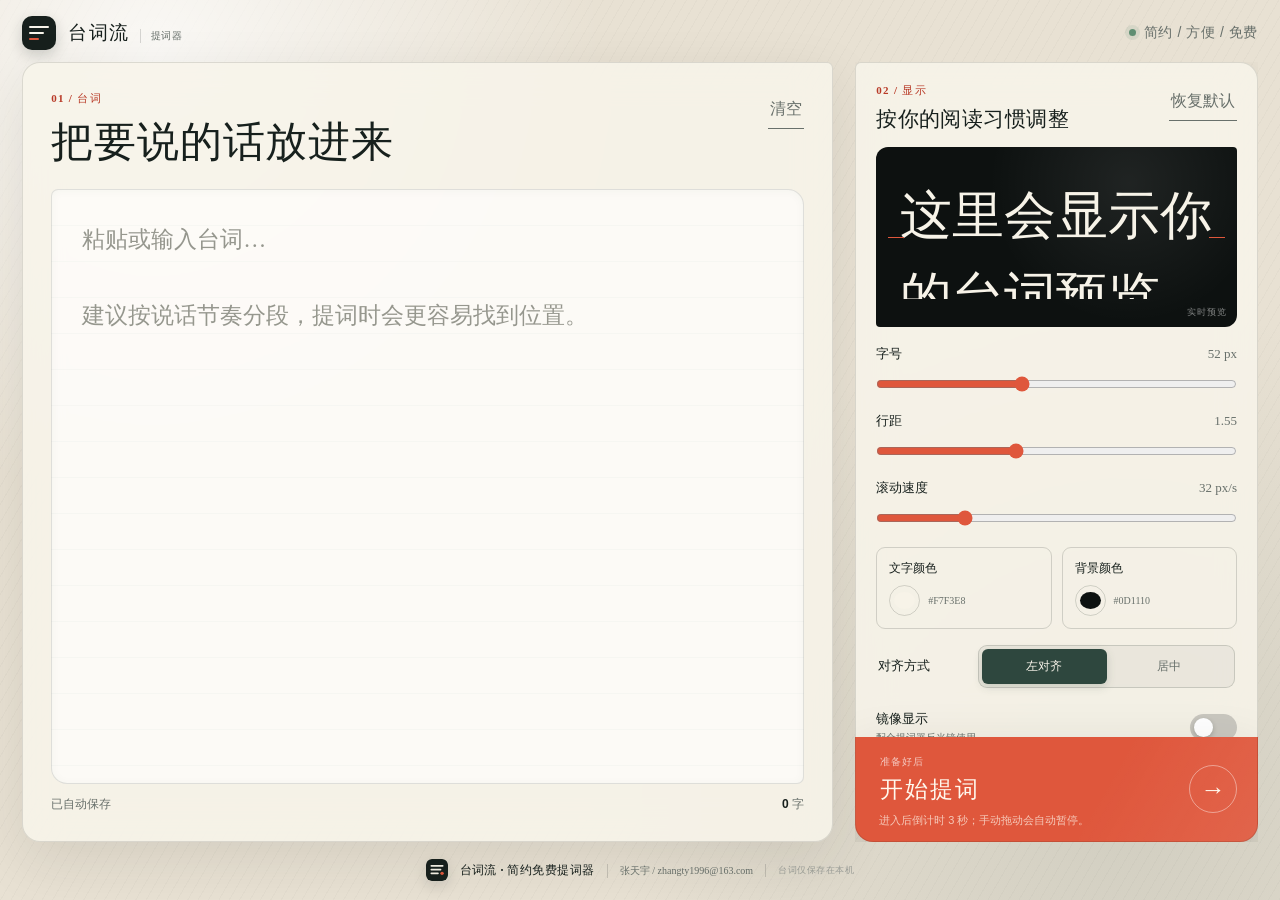
<file: index.html>
<!doctype html>
<html lang="zh-CN">
  <head>
    <meta charset="UTF-8" />
    <meta name="viewport" content="width=device-width, initial-scale=1, viewport-fit=cover" />
    <meta name="theme-color" content="#17201d" />
    <meta name="description" content="一款简约、免费并支持横竖屏使用的离线提词器。" />
    <meta name="apple-mobile-web-app-title" content="台词流" />
    <meta property="og:type" content="website" />
    <meta property="og:site_name" content="台词流" />
    <meta property="og:title" content="台词流 · 简约免费提词器" />
    <meta property="og:description" content="简约、方便、免费的在线提词器，支持自动滚动和横竖屏使用。" />
    <meta property="og:url" content="https://teleprompter.tyzhang.top/" />
    <meta property="og:image" content="https://teleprompter.tyzhang.top/icons/share-card.png" />
    <meta property="og:image:width" content="1200" />
    <meta property="og:image:height" content="630" />
    <meta property="og:image:alt" content="台词流 Logo" />
    <meta name="twitter:card" content="summary_large_image" />
    <meta name="twitter:title" content="台词流 · 简约免费提词器" />
    <meta name="twitter:description" content="简约、方便、免费的在线提词器。" />
    <meta name="twitter:image" content="https://teleprompter.tyzhang.top/icons/share-card.png" />
    <link rel="manifest" href="manifest.webmanifest" />
    <link rel="icon" type="image/svg+xml" href="icons/icon.svg" />
    <link rel="apple-touch-icon" sizes="180x180" href="icons/apple-touch-icon.png" />
    <link rel="stylesheet" href="css/style.css?v=34" />
    <title>台词流 · 简约免费提词器</title>
  </head>
  <body>
    <div class="app-shell" id="editorView">
      <header class="app-header">
        <a class="brand" href="#" aria-label="台词流首页">
          <span class="brand-mark" aria-hidden="true"><i></i><i></i><i></i></span>
          <span>
            <strong>台词流</strong>
            <small>提词器</small>
          </span>
        </a>
        <div class="local-badge">
          <i aria-hidden="true"></i>
          <span class="local-copy">
            <strong>简约 / 方便 / 免费</strong>
          </span>
        </div>
      </header>

      <main class="workspace">
        <section class="script-card reveal reveal-one" aria-labelledby="scriptTitle">
          <div class="section-heading">
            <div>
              <span class="eyebrow">01 / 台词</span>
              <h1 id="scriptTitle">把要说的话放进来</h1>
            </div>
            <button class="text-button" id="clearButton" type="button">清空</button>
          </div>

          <label class="sr-only" for="scriptInput">提词内容</label>
          <textarea
            id="scriptInput"
            spellcheck="false"
            placeholder="粘贴或输入台词…&#10;&#10;建议按说话节奏分段，提词时会更容易找到位置。"
          ></textarea>
          <div class="script-meta">
            <span id="saveStatus">已自动保存</span>
            <span><strong id="charCount">0</strong> 字</span>
          </div>
        </section>

        <aside class="control-column">
          <section class="settings-card reveal reveal-two" aria-labelledby="settingsTitle">
            <div class="section-heading compact">
              <div>
                <span class="eyebrow">02 / 显示</span>
                <h2 id="settingsTitle">按你的阅读习惯调整</h2>
              </div>
              <button class="text-button" id="resetButton" type="button">恢复默认</button>
            </div>

            <div class="preview-window" id="previewWindow" aria-label="台词效果预览">
              <p id="previewText">这里会显示你的台词预览。</p>
              <span>实时预览</span>
            </div>

            <div class="setting-list">
              <label class="setting-row" for="fontSize">
                <span>字号</span>
                <output id="fontSizeValue" for="fontSize">52 px</output>
                <input id="fontSize" type="range" min="20" max="100" step="1" value="52" />
              </label>

              <label class="setting-row" for="lineHeight">
                <span>行距</span>
                <output id="lineHeightValue" for="lineHeight">1.55</output>
                <input id="lineHeight" type="range" min="1.15" max="2.2" step="0.05" value="1.55" />
              </label>

              <label class="setting-row" for="scrollSpeed">
                <span>滚动速度</span>
                <output id="speedValue" for="scrollSpeed">32 px/s</output>
                <input id="scrollSpeed" type="range" min="5" max="120" step="1" value="32" />
              </label>

              <div class="color-row">
                <label for="textColor">
                  <span>文字颜色</span>
                  <span class="color-control">
                    <input id="textColor" type="color" value="#f7f3e8" />
                    <output id="textColorValue" for="textColor">#F7F3E8</output>
                  </span>
                </label>
                <label for="backgroundColor">
                  <span>背景颜色</span>
                  <span class="color-control">
                    <input id="backgroundColor" type="color" value="#0d1110" />
                    <output id="backgroundColorValue" for="backgroundColor">#0D1110</output>
                  </span>
                </label>
              </div>

              <fieldset class="choice-row">
                <legend>对齐方式</legend>
                <div class="segmented-control">
                  <label><input type="radio" name="alignment" value="left" checked /><span>左对齐</span></label>
                  <label><input type="radio" name="alignment" value="center" /><span>居中</span></label>
                </div>
              </fieldset>

              <label class="switch-row" for="mirrorToggle">
                <span>
                  <strong>镜像显示</strong>
                  <small>配合提词器反光镜使用</small>
                </span>
                <input id="mirrorToggle" type="checkbox" role="switch" />
                <i aria-hidden="true"></i>
              </label>
            </div>
          </section>

          <button class="start-button reveal reveal-three" id="startButton" type="button">
            <span>
              <small>准备好后</small>
              <strong>开始提词</strong>
            </span>
            <span class="start-icon" aria-hidden="true">→</span>
          </button>
          <p class="start-note reveal reveal-three">进入后倒计时 3 秒；手动拖动会自动暂停。</p>
        </aside>
      </main>

      <footer class="site-footer">
        <img class="footer-icon" src="icons/icon.svg" alt="" width="36" height="36" />
        <div class="footer-identity">
          <strong>台词流 · 简约免费提词器</strong>
          <a href="mailto:zhangty1996@163.com">张天宇 / zhangty1996@163.com</a>
        </div>
        <div class="footer-privacy">台词仅保存在本机</div>
      </footer>
    </div>

    <section class="player-view" id="playerView" aria-label="提词模式" hidden>
      <div class="reader" id="reader" tabindex="0">
        <div class="prompt-track" id="promptTrack">
          <div class="prompt-spacer" aria-hidden="true"></div>
          <div class="prompt-text" id="promptText"></div>
          <div class="prompt-spacer" aria-hidden="true"></div>
        </div>
      </div>

      <div class="reading-guide" aria-hidden="true"><i></i><i></i></div>

      <div class="countdown" id="countdown" aria-live="assertive" hidden>
        <span>3</span>
      </div>

      <header class="player-bar player-top" id="playerTopBar">
        <button class="player-button" id="exitButton" type="button">返回编辑</button>
        <div class="player-status" id="playerStatus" role="status">准备中</div>
        <button class="player-button" id="fullscreenButton" type="button">全屏</button>
      </header>

      <footer class="player-bar player-controls" id="playerControls">
        <button class="control-button secondary" id="restartButton" type="button">
          <span aria-hidden="true">↟</span>
          <small>置顶</small>
        </button>
        <button class="control-button secondary" id="slowerButton" type="button">
          <span aria-hidden="true">−</span>
          <small>慢一点</small>
        </button>
        <button class="control-button primary" id="playPauseButton" type="button">
          <span class="playback-icon is-pause" id="playPauseIcon" aria-hidden="true"></span>
          <small id="playPauseLabel">暂停</small>
        </button>
        <button class="control-button secondary" id="fasterButton" type="button">
          <span aria-hidden="true">＋</span>
          <small>快一点</small>
        </button>
        <div class="speed-readout" aria-label="当前滚动速度">
          <strong id="playerSpeed">32</strong>
          <small>px/s</small>
        </div>
      </footer>
    </section>

    <div class="toast" id="toast" role="status" aria-live="polite"></div>

    <script src="js/app.js?v=32" defer></script>
  </body>
</html>
</file>
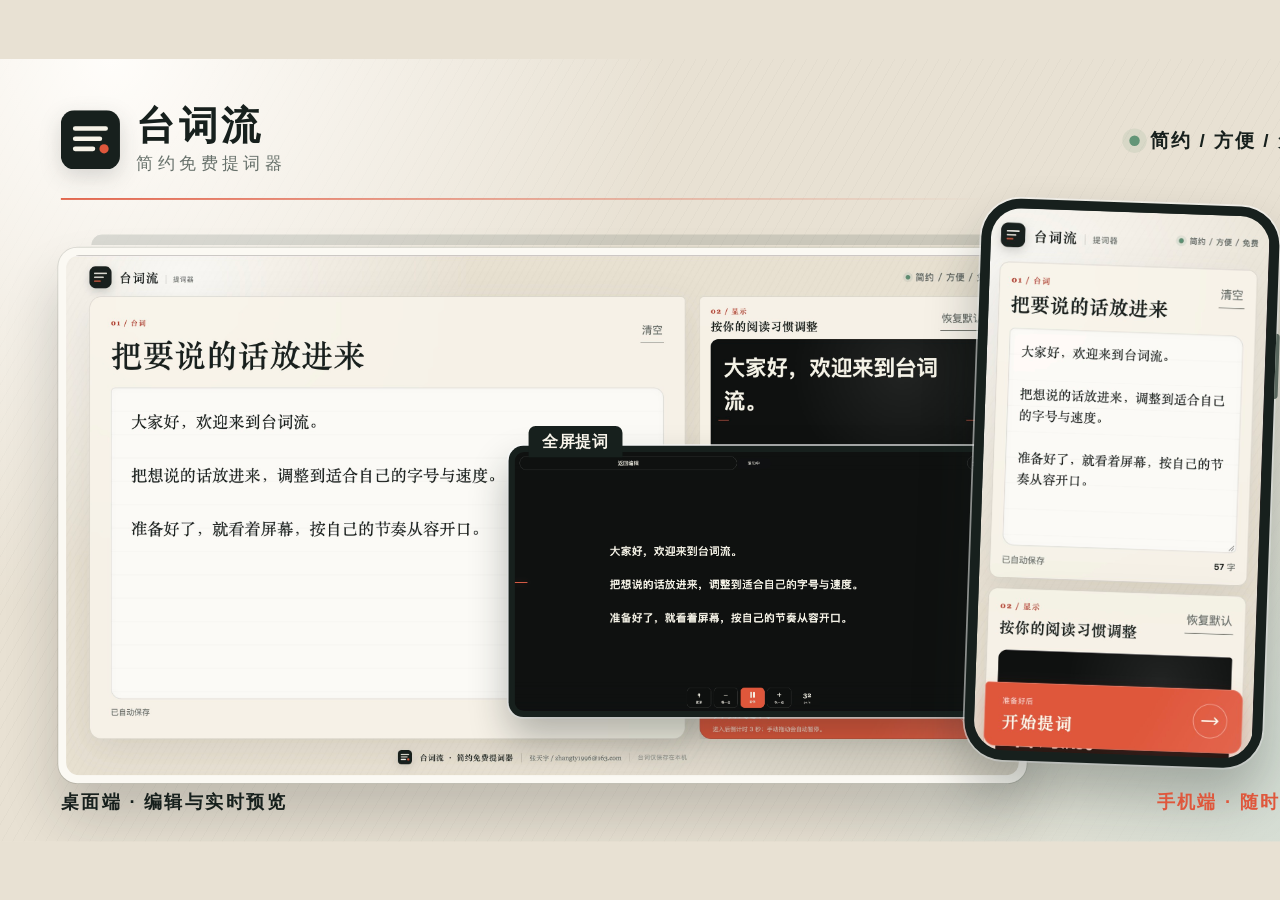
<file: docs/readme/poster.html>
<!doctype html>
<html lang="zh-CN">
  <head>
    <meta charset="UTF-8" />
    <meta name="viewport" content="width=1600" />
    <title>台词流 README 海报</title>
    <style>
      * { box-sizing: border-box; }
      html, body { width: 1391px; height: 900px; margin: 0; overflow: hidden; }
      body { font-family: "PingFang SC", "Hiragino Sans GB", sans-serif; background: #e8e1d3; }
      .poster {
        position: relative;
        width: 1600px;
        height: 900px;
        transform: translateY(59px) scale(.869375);
        transform-origin: top left;
        overflow: hidden;
        color: #17201d;
        background:
          radial-gradient(circle at 8% 0%, #fffdfa 0, transparent 37%),
          radial-gradient(circle at 95% 90%, #d3ddd4 0, transparent 34%),
          repeating-linear-gradient(120deg, rgba(23, 32, 29, .022) 0 1px, transparent 1px 11px),
          #e8e1d3;
      }
      .masthead { position: absolute; top: 53px; left: 70px; display: flex; align-items: center; gap: 19px; }
      .masthead img { width: 68px; height: 68px; filter: drop-shadow(0 8px 12px rgba(23, 32, 29, .16)); }
      .masthead strong { display: block; font-size: 45px; line-height: 1.05; letter-spacing: .08em; }
      .masthead span { display: block; margin-top: 6px; font-size: 20px; letter-spacing: .23em; color: #66706a; }
      .slogan {
        position: absolute; top: 79px; right: 82px;
        display: flex; align-items: center; gap: 12px;
        font-size: 22px; font-weight: 600; letter-spacing: .1em;
      }
      .slogan::before { content: ""; width: 12px; height: 12px; border-radius: 50%; background: #639577; box-shadow: 0 0 0 8px rgba(99, 149, 119, .12); }
      .rule { position: absolute; top: 160px; left: 70px; width: 1065px; height: 2px; background: linear-gradient(90deg, #df573c, rgba(223, 87, 60, 0)); }
      .desktop {
        position: absolute; top: 217px; left: 67px; width: 1114px;
        padding: 9px; border-radius: 22px; background: #fbf9f3;
        box-shadow: 0 38px 62px rgba(23, 32, 29, .2), 0 0 0 1px rgba(23, 32, 29, .12);
      }
      .desktop img { display: block; width: 100%; border-radius: 15px; }
      .desktop::before { content: ""; position: absolute; top: -15px; left: 38px; right: 38px; height: 12px; border-radius: 12px 12px 0 0; background: rgba(46, 71, 62, .15); }
      .player {
        position: absolute; top: 445px; left: 585px; width: 560px;
        padding: 7px; border-radius: 17px; background: #17201d;
        box-shadow: 0 23px 44px rgba(23, 32, 29, .31), 0 0 0 2px rgba(255, 255, 255, .85);
      }
      .player img { display: block; width: 100%; border-radius: 11px; }
      .player::before {
        content: "全屏提词"; position: absolute; top: -23px; left: 23px;
        padding: 6px 15px; border-radius: 8px 8px 0 0;
        color: #f8f4ea; background: #17201d; font-size: 18px; font-weight: 600; letter-spacing: .08em;
      }
      .phone {
        position: absolute; top: 165px; left: 1119px; width: 343px;
        padding: 11px; border-radius: 45px; background: #17201d;
        box-shadow: 0 35px 60px rgba(23, 32, 29, .28), 0 0 0 2px rgba(255, 255, 255, .6);
        transform: rotate(2deg);
      }
      .phone img { display: block; width: 100%; border-radius: 35px; }
      .phone::after { content: ""; position: absolute; right: -4px; top: 145px; width: 4px; height: 75px; border-radius: 0 4px 4px 0; background: #59675e; }
      .labels { position: absolute; bottom: 31px; left: 70px; right: 80px; display: flex; justify-content: space-between; align-items: center; }
      .labels span { display: block; font-size: 21px; font-weight: 600; letter-spacing: .12em; }
      .labels span:last-child { color: #df573c; }
    </style>
  </head>
  <body>
    <main class="poster">
      <div class="masthead"><img src="../../icons/icon.svg" alt="" /><div><strong>台词流</strong><span>简约免费提词器</span></div></div>
      <div class="slogan">简约 / 方便 / 免费</div>
      <div class="rule"></div>
      <div class="desktop"><img src="desktop-editor.jpg" alt="电脑端编辑与实时预览" /></div>
      <div class="player"><img src="desktop-player.jpg" alt="全屏提词效果" /></div>
      <div class="phone"><img src="mobile-editor.jpg" alt="手机端编辑" /></div>
      <div class="labels"><span>桌面端 · 编辑与实时预览</span><span>手机端 · 随时开讲</span></div>
    </main>
  </body>
</html>
</file>
<file: css/style.css>
:root {
  color-scheme: light;
  --ink: #17201d;
  --muted: #68706b;
  --paper: #f8f4ea;
  --canvas: #e8e1d3;
  --line: rgba(23, 32, 29, 0.16);
  --accent: #df573c;
  --accent-dark: #b83a27;
  --moss: #2e473e;
  --prompt-font-size: 52px;
  --prompt-line-height: 1.55;
  --prompt-color: #f7f3e8;
  --prompt-bg: #0d1110;
  --prompt-align: left;
  font-family: "PingFang SC", "Hiragino Sans GB", "Microsoft YaHei", sans-serif;
  font-synthesis: none;
  text-rendering: optimizeLegibility;
}

* {
  box-sizing: border-box;
}

html {
  min-height: 100%;
  background: var(--canvas);
  touch-action: manipulation;
}

body {
  min-width: 320px;
  min-height: 100vh;
  min-height: 100dvh;
  margin: 0;
  overflow-x: hidden;
  color: var(--ink);
  background:
    radial-gradient(circle at 12% 6%, rgba(255, 255, 255, 0.78), transparent 28rem),
    radial-gradient(circle at 88% 90%, rgba(46, 71, 62, 0.12), transparent 32rem),
    repeating-linear-gradient(120deg, rgba(23, 32, 29, 0.025) 0 1px, transparent 1px 9px),
    var(--canvas);
}

button,
textarea,
input {
  font: inherit;
}

button {
  color: inherit;
  touch-action: manipulation;
}

input[type="range"],
input[type="color"],
.segmented-control,
.switch-row,
.brand {
  touch-action: manipulation;
}

button:focus-visible,
textarea:focus-visible,
input:focus-visible,
.reader:focus-visible {
  outline: 3px solid rgba(223, 87, 60, 0.42);
  outline-offset: 3px;
}

[hidden] {
  display: none !important;
}

.sr-only {
  position: absolute;
  width: 1px;
  height: 1px;
  padding: 0;
  margin: -1px;
  overflow: hidden;
  clip: rect(0, 0, 0, 0);
  white-space: nowrap;
  border: 0;
}

.app-shell {
  width: min(1440px, 100%);
  min-height: 100dvh;
  margin: 0 auto;
  padding: max(22px, env(safe-area-inset-top)) max(22px, env(safe-area-inset-right)) max(28px, env(safe-area-inset-bottom)) max(22px, env(safe-area-inset-left));
}

.app-header {
  display: flex;
  align-items: center;
  justify-content: space-between;
  min-height: 58px;
  padding-bottom: 10px;
}

.brand {
  display: inline-flex;
  gap: 12px;
  align-items: center;
  color: var(--ink);
  text-decoration: none;
}

.brand-mark {
  display: grid;
  width: 39px;
  height: 39px;
  padding: 9px 8px;
  border-radius: 10px;
  background: var(--ink);
  box-shadow: 0 5px 14px rgba(23, 32, 29, 0.18);
}

.brand-mark i {
  display: block;
  align-self: center;
  height: 2px;
  border-radius: 2px;
  background: var(--paper);
}

.brand-mark i:nth-child(2) {
  width: 76%;
}

.brand-mark i:nth-child(3) {
  width: 52%;
  background: var(--accent);
}

.brand strong,
.brand small {
  display: block;
}

.brand > span:last-child {
  display: flex;
  gap: 10px;
  align-items: baseline;
}

.brand strong {
  font-family: "Songti SC", STSong, serif;
  font-size: 22px;
  letter-spacing: 0.08em;
}

.brand small {
  margin-top: 0;
  padding-left: 10px;
  border-left: 1px solid var(--line);
  color: var(--muted);
  font-family: "PingFang SC", "Hiragino Sans GB", "Microsoft YaHei", sans-serif;
  font-size: 11px;
  letter-spacing: 0.08em;
}

.local-badge {
  display: flex;
  gap: 8px;
  align-items: center;
  color: var(--muted);
  font-size: 12px;
}

.local-badge > i {
  flex: 0 0 auto;
  width: 7px;
  height: 7px;
  border-radius: 999px;
  background: #5f8e72;
  box-shadow: 0 0 0 4px rgba(95, 142, 114, 0.13);
}

.local-copy strong,
.local-copy small {
  display: block;
}

.local-copy strong {
  font-size: 14px;
  font-weight: 500;
  letter-spacing: 0.04em;
}

.local-copy small {
  margin-top: 2px;
  color: #8a8f8a;
  font-family: Georgia, "Songti SC", serif;
  font-size: 9px;
  letter-spacing: 0.08em;
}

.workspace {
  display: grid;
  grid-template-columns: minmax(0, 1.45fr) minmax(340px, 0.72fr);
  gap: 22px;
  align-items: start;
  padding-top: 12px;
}

.workspace > *,
.control-column,
.settings-card,
.script-card {
  min-width: 0;
  max-width: 100%;
}

.script-card,
.settings-card {
  border: 1px solid rgba(23, 32, 29, 0.13);
  background: rgba(248, 244, 234, 0.88);
  box-shadow: 0 18px 55px rgba(42, 39, 32, 0.1);
  backdrop-filter: blur(18px);
}

.script-card {
  min-height: calc(100dvh - 126px);
  padding: clamp(20px, 3vw, 40px);
  border-radius: 18px 6px 18px 18px;
}

.settings-card {
  padding: 24px;
  border-radius: 6px 18px 18px 18px;
}

.section-heading {
  display: flex;
  gap: 18px;
  align-items: flex-start;
  justify-content: space-between;
  margin-bottom: 24px;
}

.section-heading.compact {
  margin-bottom: 18px;
}

.eyebrow {
  display: block;
  margin-bottom: 7px;
  color: var(--accent-dark);
  font-family: Georgia, "Songti SC", serif;
  font-size: 11px;
  font-weight: 700;
  letter-spacing: 0.12em;
}

h1,
h2 {
  margin: 0;
  font-family: "Songti SC", STSong, serif;
  font-weight: 700;
  letter-spacing: 0.02em;
}

h1 {
  font-size: clamp(28px, 3.3vw, 48px);
}

h2 {
  font-size: 21px;
}

.text-button {
  flex: 0 0 auto;
  min-height: 38px;
  padding: 0 2px;
  border: 0;
  border-bottom: 1px solid currentColor;
  color: var(--muted);
  background: none;
  cursor: pointer;
}

.text-button:hover {
  color: var(--accent-dark);
}

#scriptInput {
  display: block;
  width: 100%;
  min-width: 0;
  min-height: calc(100dvh - 270px);
  resize: vertical;
  padding: clamp(18px, 2.4vw, 30px);
  border: 1px solid rgba(23, 32, 29, 0.13);
  border-radius: 7px 16px 7px 16px;
  color: var(--ink);
  background:
    linear-gradient(rgba(255, 255, 255, 0.62), rgba(255, 255, 255, 0.62)),
    repeating-linear-gradient(to bottom, transparent 0 35px, rgba(23, 32, 29, 0.055) 35px 36px);
  font-family: "Songti SC", STSong, serif;
  font-size: clamp(19px, 1.8vw, 25px);
  line-height: 1.65;
  overflow-x: hidden;
  overflow-wrap: anywhere;
  word-break: break-all;
  white-space: pre-wrap;
  caret-color: var(--accent);
  box-shadow: inset 0 1px 10px rgba(23, 32, 29, 0.035);
}

#scriptInput::placeholder {
  color: #96978e;
}

.script-meta {
  display: flex;
  justify-content: space-between;
  margin-top: 12px;
  color: var(--muted);
  font-size: 12px;
}

.script-meta strong {
  color: var(--ink);
  font-variant-numeric: tabular-nums;
}

.control-column {
  display: grid;
  gap: 14px;
  position: sticky;
  top: 22px;
  padding-bottom: 106px;
}

.preview-window {
  position: relative;
  display: flex;
  width: 100%;
  min-width: 0;
  max-width: 100%;
  min-height: 180px;
  align-items: center;
  justify-content: center;
  overflow: hidden;
  padding: 28px 24px;
  border-radius: 12px 4px 12px 4px;
  color: var(--prompt-color);
  background:
    radial-gradient(circle at 70% 20%, rgba(255, 255, 255, 0.08), transparent 48%),
    var(--prompt-bg);
}

.preview-window::before,
.preview-window::after {
  position: absolute;
  left: 12px;
  width: 16px;
  height: 1px;
  content: "";
  background: var(--accent);
}

.preview-window::before {
  top: 50%;
}

.preview-window::after {
  right: 12px;
  left: auto;
  top: 50%;
}

.preview-window p {
  display: -webkit-box;
  width: 100%;
  min-width: 0;
  max-width: 100%;
  margin: 0;
  overflow: hidden;
  font-family: "PingFang SC", "Hiragino Sans GB", "Microsoft YaHei", sans-serif;
  font-weight: 650;
  font-size: var(--prompt-font-size);
  line-height: var(--prompt-line-height);
  text-align: var(--prompt-align);
  overflow-wrap: anywhere;
  word-break: break-all;
  white-space: pre-wrap;
  -webkit-box-orient: vertical;
  -webkit-line-clamp: 3;
}

.preview-window > span {
  position: absolute;
  right: 10px;
  bottom: 8px;
  color: rgba(255, 255, 255, 0.48);
  font-size: 9px;
  letter-spacing: 0.12em;
}

.preview-window.is-mirrored p {
  transform: scaleX(-1);
}

.setting-list {
  display: grid;
  gap: 20px;
  margin-top: 24px;
}

.setting-row {
  display: grid;
  grid-template-columns: 1fr auto;
  gap: 9px 16px;
  align-items: center;
  color: var(--ink);
  font-size: 13px;
}

.setting-row output {
  min-width: 62px;
  color: var(--muted);
  font-family: Georgia, serif;
  font-variant-numeric: tabular-nums;
  text-align: right;
}

.setting-row input[type="range"] {
  grid-column: 1 / -1;
}

input[type="range"] {
  width: 100%;
  height: 24px;
  margin: 0;
  accent-color: var(--accent);
  cursor: pointer;
}

.color-row {
  display: grid;
  grid-template-columns: 1fr 1fr;
  gap: 10px;
}

.color-row > label {
  display: grid;
  gap: 8px;
  padding: 12px;
  border: 1px solid var(--line);
  border-radius: 9px;
  font-size: 12px;
}

.color-control {
  display: flex;
  gap: 8px;
  align-items: center;
}

input[type="color"] {
  width: 31px;
  height: 31px;
  padding: 2px;
  border: 1px solid var(--line);
  border-radius: 50%;
  background: transparent;
  cursor: pointer;
}

input[type="color"]::-webkit-color-swatch {
  border: 0;
  border-radius: 50%;
}

.color-control output {
  color: var(--muted);
  font-family: Georgia, serif;
  font-size: 10px;
}

.choice-row {
  display: grid;
  grid-template-columns: 90px 1fr;
  gap: 10px;
  align-items: center;
  min-width: 0;
  padding: 0;
  border: 0;
}

.choice-row legend {
  float: left;
  width: 90px;
  padding: 0;
  font-size: 13px;
}

.segmented-control {
  display: grid;
  grid-template-columns: 1fr 1fr;
  padding: 3px;
  border: 1px solid var(--line);
  border-radius: 9px;
  background: rgba(23, 32, 29, 0.045);
}

.segmented-control label {
  position: relative;
}

.segmented-control input {
  position: absolute;
  opacity: 0;
}

.segmented-control span {
  display: grid;
  min-height: 35px;
  place-items: center;
  border-radius: 6px;
  color: var(--muted);
  font-size: 12px;
  cursor: pointer;
}

.segmented-control input:checked + span {
  color: var(--paper);
  background: var(--moss);
  box-shadow: 0 3px 10px rgba(46, 71, 62, 0.18);
}

.switch-row {
  position: relative;
  display: flex;
  align-items: center;
  justify-content: space-between;
  min-height: 48px;
  cursor: pointer;
}

.switch-row strong,
.switch-row small {
  display: block;
}

.switch-row strong {
  font-size: 13px;
  font-weight: 500;
}

.switch-row small {
  margin-top: 3px;
  color: var(--muted);
  font-size: 10px;
}

.switch-row input {
  position: absolute;
  opacity: 0;
}

.switch-row i {
  position: relative;
  width: 47px;
  height: 27px;
  border-radius: 999px;
  background: #c9c7bf;
  transition: background 180ms ease;
}

.switch-row i::after {
  position: absolute;
  top: 4px;
  left: 4px;
  width: 19px;
  height: 19px;
  border-radius: 50%;
  content: "";
  background: white;
  box-shadow: 0 2px 5px rgba(23, 32, 29, 0.22);
  transition: transform 180ms ease;
}

.switch-row input:checked + i {
  background: var(--accent);
}

.switch-row input:checked + i::after {
  transform: translateX(20px);
}

.start-button {
  display: flex;
  width: 100%;
  min-height: 92px;
  align-items: center;
  justify-content: space-between;
  padding: 18px 20px 18px 24px;
  border: 0;
  border-radius: 6px 16px 16px 16px;
  color: #fff8ed;
  background:
    linear-gradient(120deg, transparent 60%, rgba(255, 255, 255, 0.08)),
    var(--accent);
  box-shadow: 0 14px 30px rgba(184, 58, 39, 0.23);
  cursor: pointer;
  transition: transform 180ms ease, box-shadow 180ms ease;
}

.start-button:hover {
  transform: translateY(-2px);
  box-shadow: 0 18px 38px rgba(184, 58, 39, 0.3);
}

.start-button small,
.start-button strong {
  display: block;
  text-align: left;
}

.start-button small {
  margin-bottom: 5px;
  color: rgba(255, 255, 255, 0.68);
  font-size: 10px;
  letter-spacing: 0.08em;
}

.start-button strong {
  font-family: "Songti SC", STSong, serif;
  font-size: 23px;
  letter-spacing: 0.08em;
}

.start-icon {
  display: grid;
  width: 48px;
  height: 48px;
  place-items: center;
  border: 1px solid rgba(255, 255, 255, 0.42);
  border-radius: 50%;
  font-size: 25px;
}

.start-note {
  margin: -4px 0 0;
  color: var(--muted);
  font-size: 11px;
  text-align: center;
}

.site-footer {
  display: flex;
  flex-direction: column;
  gap: 5px;
  align-items: center;
  justify-content: center;
  margin-top: 22px;
  padding: 18px 4px 4px;
  color: var(--muted);
  text-align: center;
}

.footer-icon {
  display: block;
  width: 36px;
  height: 36px;
  margin-bottom: 3px;
  border-radius: 9px;
  box-shadow: 0 5px 14px rgba(23, 32, 29, 0.13);
}

.footer-identity {
  display: grid;
  gap: 3px;
  justify-items: center;
}

.footer-identity strong {
  color: var(--ink);
  font-family: "Songti SC", STSong, serif;
  font-size: 14px;
  letter-spacing: 0.04em;
}

.footer-identity a {
  color: var(--muted);
  font-family: Georgia, serif;
  font-size: 11px;
  text-decoration: none;
}

.footer-identity a:hover {
  color: var(--accent-dark);
  text-decoration: underline;
  text-underline-offset: 3px;
}

.footer-privacy {
  color: #9b9e98;
  font-size: 10px;
  letter-spacing: 0.06em;
}

@media (min-width: 901px) {
  html,
  body {
    height: 100%;
    overflow: hidden;
  }

  .app-shell {
    display: grid;
    grid-template-rows: auto minmax(0, 1fr) auto;
    height: 100vh;
    height: 100dvh;
    min-height: 0;
    padding-top: 12px;
    padding-bottom: 12px;
  }

  .app-header {
    min-height: 44px;
    padding-bottom: 3px;
  }

  .brand-mark {
    width: 34px;
    height: 34px;
    padding: 8px 7px;
  }

  .brand strong {
    font-size: 19px;
  }

  .brand small {
    font-size: 10px;
  }

  .workspace {
    min-height: 0;
    height: 100%;
    padding-top: 6px;
    align-items: stretch;
  }

  .site-footer {
    min-height: 42px;
    flex-direction: row;
    gap: 12px;
    margin-top: 4px;
    padding: 6px 4px 0;
  }

  .footer-identity {
    display: flex;
    gap: 12px;
    align-items: baseline;
  }

  .footer-identity strong {
    font-size: 12px;
  }

  .footer-identity a {
    padding-left: 12px;
    border-left: 1px solid var(--line);
    font-size: 10px;
  }

  .footer-icon {
    width: 22px;
    height: 22px;
    margin: 0;
    border-radius: 6px;
  }

  .footer-privacy {
    padding-left: 12px;
    border-left: 1px solid var(--line);
    font-size: 9px;
  }

  .script-card {
    display: flex;
    height: 100%;
    min-height: 0;
    flex-direction: column;
    padding: clamp(20px, 2.2vw, 32px);
    overflow: hidden;
  }

  .script-card .section-heading {
    flex: 0 0 auto;
    margin-bottom: 18px;
  }

  #scriptInput {
    min-height: 0;
    flex: 1 1 auto;
    resize: none;
  }

  .script-meta {
    flex: 0 0 auto;
  }

  .control-column {
    display: grid;
    grid-template-rows: minmax(0, 1fr) auto;
    gap: 0;
    position: relative;
    top: auto;
    height: 100%;
    min-height: 0;
    padding-bottom: 0;
    overflow: hidden;
  }

  .settings-card {
    display: flex;
    height: 100%;
    min-height: 0;
    flex-direction: column;
    padding: 20px;
    border-bottom: 0;
    border-radius: 6px 18px 0 0;
    overflow-x: hidden;
    overflow-y: auto;
    overscroll-behavior: contain;
    scrollbar-color: rgba(23, 32, 29, 0.22) transparent;
    scrollbar-width: thin;
  }

  .settings-card .section-heading {
    margin-bottom: 14px;
  }

  .preview-window {
    flex: 1 1 146px;
    min-height: clamp(168px, 20dvh, 190px);
    max-height: none;
  }

  .preview-window p {
    display: block;
    max-height: 100%;
    -webkit-line-clamp: unset;
  }

  .setting-list {
    flex: 0 0 auto;
    gap: clamp(12px, 1.8dvh, 20px);
    margin-top: clamp(14px, 2dvh, 24px);
  }

  .start-button {
    position: relative;
    z-index: 12;
    right: auto;
    bottom: auto;
    width: 100%;
    min-width: 0;
    min-height: 92px;
    border: 1px solid rgba(23, 32, 29, 0.13);
    border-top: 0;
    border-radius: 0 0 18px 18px;
    box-shadow: 0 18px 55px rgba(42, 39, 32, 0.14);
  }

  .start-note {
    position: absolute;
    z-index: 13;
    left: 24px;
    right: 78px;
    bottom: 10px;
    width: auto;
    color: rgba(255, 248, 237, 0.7);
    pointer-events: none;
    text-align: left;
    transform: translateY(-4px);
  }

  .start-button > span:first-child {
    padding-bottom: 18px;
  }
}

@media (min-width: 901px) and (max-height: 850px) {
  .settings-card {
    padding: 14px 16px;
  }

  .settings-card .section-heading {
    margin-bottom: 8px;
  }

  .settings-card h2 {
    font-size: 18px;
  }

  .settings-card .eyebrow {
    margin-bottom: 3px;
  }

  .preview-window {
    flex: 1 1 118px;
    min-height: 118px;
    height: auto;
    max-height: none;
    padding: 18px 20px;
  }

  .preview-window p {
    font-size: var(--prompt-font-size);
  }

  .setting-list {
    grid-template-columns: 1fr 1fr;
    gap: 8px 12px;
    margin-top: 10px;
  }

  .setting-row,
  .color-row {
    grid-column: 1 / -1;
  }

  .setting-row {
    gap: 3px 14px;
  }

  .setting-row input[type="range"] {
    height: 18px;
  }

  .color-row > label {
    grid-template-columns: 1fr auto;
    align-items: center;
    padding: 7px 9px;
  }

  .color-control output {
    display: none;
  }

  input[type="color"] {
    width: 27px;
    height: 27px;
  }

  .choice-row {
    grid-template-columns: 1fr;
    gap: 5px;
  }

  .choice-row legend {
    width: auto;
  }

  .segmented-control span {
    min-height: 30px;
  }

  .switch-row {
    min-height: 52px;
  }

  .switch-row small {
    display: none;
  }

  .start-button {
    right: auto;
    bottom: auto;
    width: 100%;
    min-height: 70px;
    padding: 12px 16px 12px 20px;
  }

  .start-button strong {
    font-size: 21px;
  }

  .start-button > span:first-child {
    padding-bottom: 15px;
  }

  .start-icon {
    width: 42px;
    height: 42px;
  }

  .start-note {
    left: 20px;
    right: 68px;
    bottom: 5px;
    width: auto;
    font-size: 9px;
  }
}

.reveal {
  animation: rise-in 520ms cubic-bezier(0.22, 1, 0.36, 1) both;
}

.reveal-two {
  animation-delay: 80ms;
}

.reveal-three {
  animation-delay: 150ms;
}

@keyframes rise-in {
  from {
    opacity: 0;
    transform: translateY(12px);
  }
}

.player-view {
  --bar-bg: color-mix(in srgb, var(--prompt-bg) 76%, transparent);
  position: fixed;
  z-index: 50;
  inset: 0;
  overflow: hidden;
  color: var(--prompt-color);
  background: var(--prompt-bg);
}

.reader {
  position: absolute;
  inset: 0;
  overflow-x: hidden;
  overflow-y: auto;
  overscroll-behavior: contain;
  -webkit-overflow-scrolling: touch;
  scrollbar-width: none;
  touch-action: pan-y;
}

.reader::-webkit-scrollbar {
  display: none;
}

.prompt-track {
  width: min(1120px, 100%);
  min-width: 0;
  min-height: 100%;
  margin: 0 auto;
  padding-inline: clamp(28px, 8vw, 128px);
}

.prompt-spacer {
  min-height: 43dvh;
}

.prompt-text {
  width: 100%;
  min-width: 0;
  max-width: 100%;
  font-family: "PingFang SC", "Hiragino Sans GB", "Microsoft YaHei", sans-serif;
  font-size: var(--prompt-font-size);
  font-weight: 650;
  line-height: var(--prompt-line-height);
  letter-spacing: 0.025em;
  text-align: var(--prompt-align);
  text-wrap: pretty;
  overflow-wrap: anywhere;
  word-break: break-all;
  white-space: pre-wrap;
}

.prompt-track.is-mirrored {
  transform: scaleX(-1);
}

.reading-guide {
  position: fixed;
  z-index: 52;
  top: 50%;
  right: 0;
  left: 0;
  display: flex;
  justify-content: space-between;
  pointer-events: none;
}

.reading-guide i {
  display: block;
  width: clamp(16px, 3vw, 40px);
  height: 2px;
  background: var(--accent);
  box-shadow: 0 0 18px rgba(223, 87, 60, 0.5);
}

.player-bar {
  position: fixed;
  z-index: 55;
  right: 0;
  left: 0;
  transition: opacity 220ms ease, transform 220ms ease;
}

.player-top {
  top: 0;
  display: grid;
  grid-template-columns: 1fr auto 1fr;
  align-items: center;
  padding: max(14px, env(safe-area-inset-top)) max(16px, env(safe-area-inset-right)) 18px max(16px, env(safe-area-inset-left));
  background: linear-gradient(to bottom, var(--bar-bg), transparent);
}

.player-top .player-button:last-child {
  justify-self: end;
}

.player-button {
  min-height: 42px;
  padding: 0 15px;
  border: 1px solid color-mix(in srgb, var(--prompt-color) 22%, transparent);
  border-radius: 999px;
  color: var(--prompt-color);
  background: color-mix(in srgb, var(--prompt-bg) 70%, transparent);
  backdrop-filter: blur(15px);
  cursor: pointer;
}

.player-status {
  min-width: 104px;
  padding: 8px 14px;
  border-radius: 999px;
  color: color-mix(in srgb, var(--prompt-color) 78%, transparent);
  background: color-mix(in srgb, var(--prompt-bg) 72%, transparent);
  font-size: 12px;
  letter-spacing: 0.08em;
  text-align: center;
  backdrop-filter: blur(15px);
}

.player-controls {
  bottom: 0;
  display: grid;
  grid-template-columns: repeat(4, minmax(58px, 74px)) minmax(62px, 82px);
  gap: 8px;
  justify-content: center;
  padding: 38px max(14px, env(safe-area-inset-right)) max(16px, env(safe-area-inset-bottom)) max(14px, env(safe-area-inset-left));
  background: linear-gradient(to top, var(--bar-bg), transparent);
}

.control-button,
.speed-readout {
  display: grid;
  min-height: 62px;
  place-content: center;
  border-radius: 13px;
  text-align: center;
}

.control-button {
  border: 1px solid color-mix(in srgb, var(--prompt-color) 18%, transparent);
  color: var(--prompt-color);
  background: color-mix(in srgb, var(--prompt-bg) 62%, transparent);
  backdrop-filter: blur(18px);
  cursor: pointer;
}

.control-button.primary {
  border-color: var(--accent);
  background: var(--accent);
}

.control-button span {
  font-family: Georgia, serif;
  font-size: 23px;
  line-height: 1;
}

.control-button .playback-icon {
  position: relative;
  display: block;
  width: 20px;
  height: 20px;
  margin: 0 auto;
  font-size: 0;
}

.playback-icon::before,
.playback-icon::after {
  position: absolute;
  content: "";
}

.playback-icon.is-pause::before,
.playback-icon.is-pause::after {
  top: 1px;
  width: 5px;
  height: 18px;
  border-radius: 2px;
  background: currentColor;
}

.playback-icon.is-pause::before {
  left: 3px;
}

.playback-icon.is-pause::after {
  right: 3px;
}

.playback-icon.is-play::before {
  top: 1px;
  left: 4px;
  width: 0;
  height: 0;
  border-top: 9px solid transparent;
  border-bottom: 9px solid transparent;
  border-left: 14px solid currentColor;
}

.control-button small,
.speed-readout small {
  margin-top: 5px;
  font-size: 9px;
  letter-spacing: 0.05em;
}

.speed-readout {
  color: color-mix(in srgb, var(--prompt-color) 78%, transparent);
  background: color-mix(in srgb, var(--prompt-bg) 48%, transparent);
  font-variant-numeric: tabular-nums;
}

.speed-readout strong {
  color: var(--prompt-color);
  font-family: Georgia, serif;
  font-size: 20px;
}

.player-view.controls-hidden .player-top {
  opacity: 0;
  pointer-events: none;
  transform: translateY(-18px);
}

.player-view.controls-hidden .player-controls {
  opacity: 0;
  pointer-events: none;
  transform: translateY(18px);
}

.countdown {
  position: fixed;
  z-index: 60;
  inset: 0;
  display: grid;
  place-items: center;
  color: var(--prompt-color);
  background: color-mix(in srgb, var(--prompt-bg) 74%, transparent);
  backdrop-filter: blur(8px);
}

.countdown span {
  display: grid;
  width: clamp(112px, 28vw, 180px);
  aspect-ratio: 1;
  place-items: center;
  border: 1px solid color-mix(in srgb, var(--prompt-color) 35%, transparent);
  border-radius: 50%;
  font-family: Georgia, serif;
  font-size: clamp(58px, 15vw, 104px);
  animation: countdown-pulse 760ms ease both;
}

@keyframes countdown-pulse {
  from {
    opacity: 0;
    transform: scale(0.75);
  }
}

.toast {
  position: fixed;
  z-index: 100;
  top: 50%;
  left: 50%;
  max-width: min(360px, calc(100vw - 36px));
  padding: 12px 16px;
  border-radius: 10px;
  color: #fff8ed;
  background: var(--ink);
  box-shadow: 0 12px 38px rgba(23, 32, 29, 0.28);
  opacity: 0;
  pointer-events: none;
  text-align: center;
  transform: translate(-50%, calc(-50% + 12px));
  transition: opacity 180ms ease, transform 180ms ease;
}

.toast.is-visible {
  opacity: 1;
  transform: translate(-50%, -50%);
}

body.player-open {
  overflow: hidden;
}

@media (max-width: 900px) {
  .app-shell {
    padding: max(16px, env(safe-area-inset-top)) max(14px, env(safe-area-inset-right)) max(18px, env(safe-area-inset-bottom)) max(14px, env(safe-area-inset-left));
  }

  .workspace {
    grid-template-columns: 1fr;
  }

  .script-card {
    min-height: auto;
    padding: 20px;
  }

  #scriptInput {
    min-height: 48dvh;
  }

  .control-column {
    position: static;
  }

  .start-note {
    margin-bottom: 8px;
  }
}

@media (max-width: 560px) {
  .app-header {
    min-height: 51px;
    padding-bottom: 8px;
  }

  .brand-mark {
    width: 34px;
    height: 34px;
  }

  .brand strong {
    font-size: 19px;
  }

  .local-badge {
    max-width: none;
    flex: 0 0 auto;
    justify-content: flex-end;
    text-align: right;
    white-space: nowrap;
  }

  .local-copy strong {
    font-size: 11px;
  }

  .local-copy small {
    font-size: 8px;
  }

  .workspace {
    gap: 14px;
    padding-top: 8px;
  }

  .script-card,
  .settings-card {
    border-radius: 13px;
  }

  .script-card,
  .settings-card {
    padding: 16px;
  }

  h1 {
    font-size: 27px;
  }

  #scriptInput {
    min-height: 40dvh;
    max-height: 60dvh;
    padding: 16px;
    font-size: 18px;
  }

  .section-heading {
    margin-bottom: 16px;
  }

  .preview-window {
    min-height: 190px;
  }

  .preview-window p {
    font-size: var(--prompt-font-size);
    -webkit-line-clamp: 2;
  }

  .setting-list {
    gap: 17px;
    margin-top: 20px;
  }

  .setting-row input[type="range"] {
    height: 30px;
  }

  .color-row {
    grid-template-columns: 1fr;
  }

  .choice-row {
    display: block;
  }

  .choice-row legend {
    float: none;
    width: 100%;
    margin-bottom: 8px;
  }

  .segmented-control {
    width: 100%;
  }

  .segmented-control span {
    min-height: 42px;
    font-size: 13px;
  }

  .prompt-track {
    padding-inline: clamp(20px, 6vw, 32px);
  }

  .player-controls {
    grid-template-columns: repeat(5, minmax(48px, 1fr));
    gap: 6px;
    padding-right: max(8px, env(safe-area-inset-right));
    padding-left: max(8px, env(safe-area-inset-left));
  }

  .control-button,
  .speed-readout {
    min-height: 58px;
    border-radius: 11px;
  }

  .player-button {
    min-height: 39px;
    padding-inline: 12px;
    font-size: 12px;
  }

  .player-status {
    min-width: 86px;
    padding-inline: 10px;
    font-size: 10px;
  }

  .start-button {
    position: sticky;
    z-index: 8;
    bottom: max(8px, env(safe-area-inset-bottom));
    min-height: 78px;
    border: 1px solid rgba(255, 255, 255, 0.18);
  }

  .site-footer {
    margin-top: 18px;
    padding: 18px 4px max(8px, env(safe-area-inset-bottom));
  }

  .footer-identity strong {
    font-size: 12px;
  }

  .footer-identity a,
  .footer-privacy {
    font-size: 9px;
  }

  .footer-identity a,
  .footer-privacy {
    padding-left: 0;
    border-left: 0;
  }

  .footer-icon {
    width: 36px;
    height: 36px;
  }
}

@media (max-width: 380px) {
  .brand {
    gap: 8px;
  }

  .brand-mark {
    width: 31px;
    height: 31px;
  }

  .brand > span:last-child {
    gap: 6px;
  }

  .brand strong {
    font-size: 17px;
  }

  .brand small {
    padding-left: 6px;
    font-size: 9px;
  }

  .local-badge {
    gap: 6px;
  }

  .local-copy strong {
    font-size: 10px;
    letter-spacing: 0.01em;
  }
}

@media (orientation: landscape) and (max-height: 620px) {
  .prompt-spacer {
    min-height: 38dvh;
  }

  .prompt-track {
    width: min(1180px, 100%);
    padding-inline: max(74px, calc(env(safe-area-inset-left) + 44px));
  }

  .player-top {
    grid-template-columns: auto 1fr auto;
    padding-block: max(8px, env(safe-area-inset-top)) 14px;
  }

  .player-controls {
    right: max(10px, env(safe-area-inset-right));
    bottom: 50%;
    left: auto;
    grid-template-columns: repeat(2, 56px);
    gap: 6px;
    width: auto;
    padding: 8px;
    border-radius: 16px;
    background: color-mix(in srgb, var(--prompt-bg) 58%, transparent);
    transform: translateY(50%);
    backdrop-filter: blur(18px);
  }

  .player-controls .speed-readout {
    grid-column: 1 / -1;
  }

  .player-view.controls-hidden .player-controls {
    transform: translate(18px, 50%);
  }
}

@media (prefers-reduced-motion: reduce) {
  *,
  *::before,
  *::after {
    scroll-behavior: auto !important;
    animation-duration: 0.01ms !important;
    animation-iteration-count: 1 !important;
    transition-duration: 0.01ms !important;
  }
}
</file>
